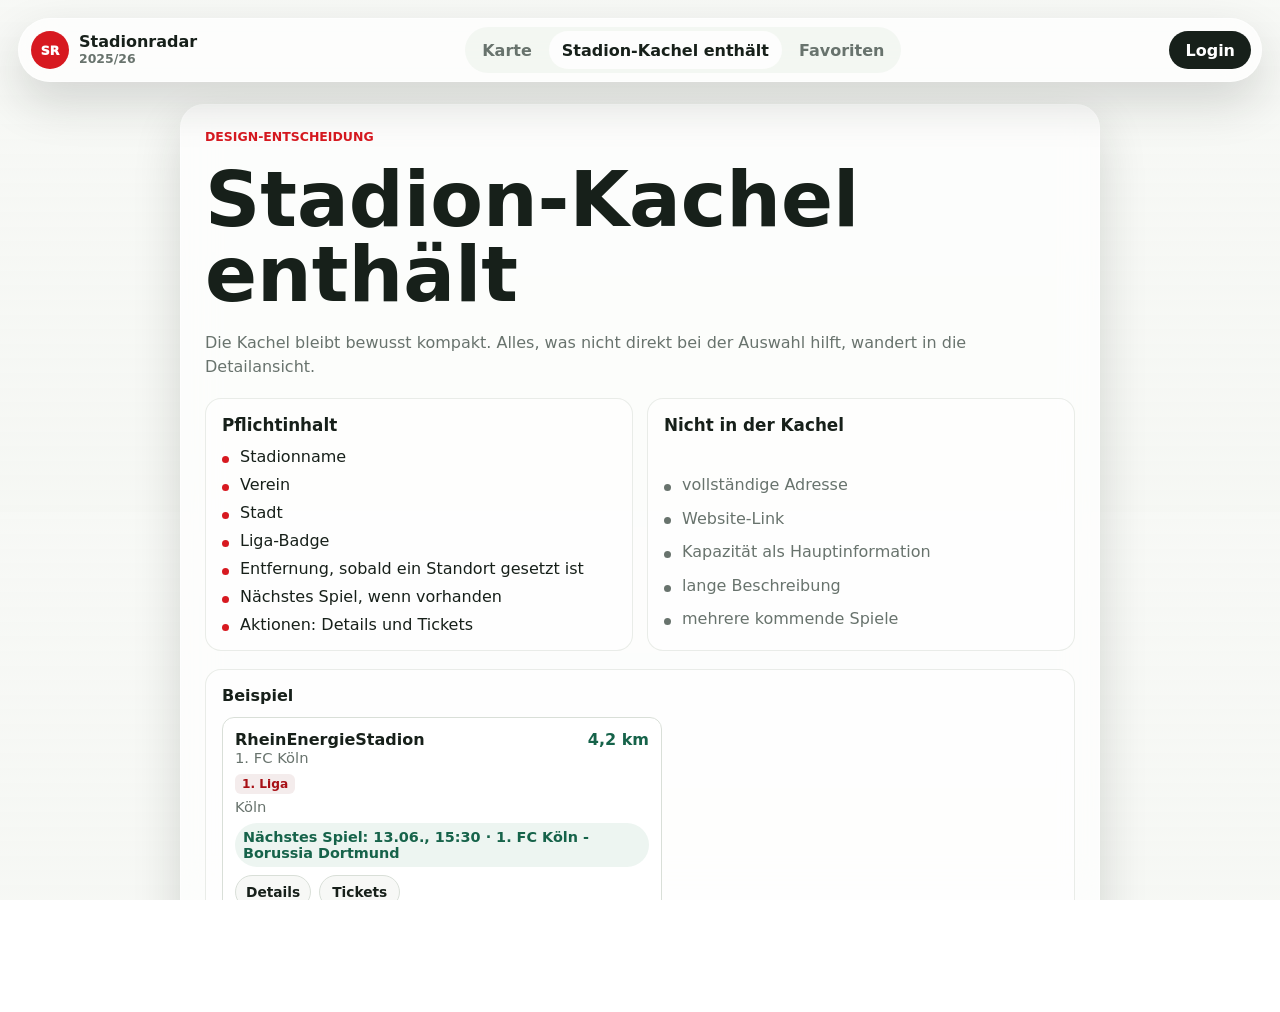
<file: stadion-kachel.html>
<!doctype html>
<html lang="de">
  <head>
    <meta charset="utf-8" />
    <meta name="viewport" content="width=device-width, initial-scale=1" />
    <title>Stadion-Kachel enthaelt · Stadionradar</title>
    <link rel="stylesheet" href="style.css" />
  </head>
  <body class="docs-page">
    <header class="topbar docs-topbar" aria-label="Hauptnavigation">
      <a class="brand" href="index.html" aria-label="Stadionradar Start">
        <span class="brand-mark">SR</span>
        <span>
          <strong>Stadionradar</strong>
          <small>2025/26</small>
        </span>
      </a>
      <nav class="topnav" aria-label="Navigation">
        <a class="topnav-link" href="index.html">Karte</a>
        <a class="topnav-link is-active" href="stadion-kachel.html">Stadion-Kachel enthält</a>
        <a class="topnav-link" href="#">Favoriten</a>
      </nav>
      <button class="login-button" type="button">Login</button>
    </header>

    <main class="docs-shell">
      <section class="docs-panel">
        <p class="eyebrow">Design-Entscheidung</p>
        <h1>Stadion-Kachel enthält</h1>
        <p class="intro">
          Die Kachel bleibt bewusst kompakt. Alles, was nicht direkt bei der Auswahl hilft, wandert in die Detailansicht.
        </p>

        <div class="docs-grid">
          <article class="docs-card">
            <h2>Pflichtinhalt</h2>
            <ul class="check-list">
              <li>Stadionname</li>
              <li>Verein</li>
              <li>Stadt</li>
              <li>Liga-Badge</li>
              <li>Entfernung, sobald ein Standort gesetzt ist</li>
              <li>Nächstes Spiel, wenn vorhanden</li>
              <li>Aktionen: Details und Tickets</li>
            </ul>
          </article>

          <article class="docs-card">
            <h2>Nicht in der Kachel</h2>
            <ul class="check-list muted-list">
              <li>vollständige Adresse</li>
              <li>Website-Link</li>
              <li>Kapazität als Hauptinformation</li>
              <li>lange Beschreibung</li>
              <li>mehrere kommende Spiele</li>
            </ul>
          </article>
        </div>

        <section class="example-section">
          <div class="section-heading">
            <h2>Beispiel</h2>
          </div>

          <article class="stadium-card example-card">
            <header>
              <div class="club-line">
                <h2>RheinEnergieStadion</h2>
                <div class="meta">1. FC Köln</div>
              </div>
              <span class="distance">4,2 km</span>
            </header>
            <div class="meta">
              <span class="league-badge">1. Liga</span>
              <span>Köln</span>
            </div>
            <div class="route-meta">Nächstes Spiel: 13.06., 15:30 · 1. FC Köln - Borussia Dortmund</div>
            <div class="card-actions">
              <button class="small-button" type="button">Details</button>
              <a class="text-link" href="#">Tickets</a>
            </div>
          </article>
        </section>
      </section>
    </main>
  </body>
</html>
</file>
<file: style.css>
:root {
  color-scheme: light;
  --bg: #f4f6f2;
  --surface: #ffffff;
  --ink: #17201a;
  --muted: #68736d;
  --line: #d9dfd8;
  --accent: #d71920;
  --accent-dark: #a70f15;
  --green: #16634a;
  --shadow: 0 18px 40px rgba(23, 32, 26, 0.12);
  --glass: rgba(255, 255, 255, 0.68);
  --glass-strong: rgba(255, 255, 255, 0.78);
  --glass-line: rgba(255, 255, 255, 0.56);
  --glass-shadow: 0 20px 48px rgba(23, 32, 26, 0.16);
}

* {
  box-sizing: border-box;
}

html,
body {
  height: 100%;
  overflow: hidden;
}

body {
  margin: 0;
  min-height: 100vh;
  background: var(--bg);
  color: var(--ink);
  font-family:
    Inter, ui-sans-serif, system-ui, -apple-system, BlinkMacSystemFont, "Segoe UI",
    sans-serif;
}

body.docs-page {
  min-height: 100%;
  overflow: auto;
  background:
    linear-gradient(rgba(244, 246, 242, 0.72), rgba(244, 246, 242, 0.86)),
    url("https://tile.openstreetmap.org/6/33/21.png");
  background-size: 512px 512px;
}

button,
input {
  font: inherit;
}

input {
  min-width: 0;
}

.topbar {
  position: fixed;
  top: 18px;
  left: 476px;
  right: 18px;
  z-index: 1000;
  display: flex;
  align-items: center;
  justify-content: space-between;
  gap: 14px;
  min-height: 58px;
  padding: 8px 10px 8px 12px;
  border: 1px solid var(--glass-line);
  border-radius: 999px;
  background: var(--glass);
  box-shadow: var(--glass-shadow);
  backdrop-filter: blur(18px) saturate(1.2);
}

.brand {
  display: inline-flex;
  align-items: center;
  min-width: 0;
  gap: 10px;
  color: var(--ink);
  text-decoration: none;
}

.brand-mark {
  display: grid;
  width: 38px;
  height: 38px;
  flex: 0 0 auto;
  place-items: center;
  border-radius: 999px;
  background: var(--accent);
  color: #fff;
  font-size: 0.78rem;
  font-weight: 950;
}

.brand span:last-child {
  display: grid;
  min-width: 0;
  gap: 1px;
}

.brand strong {
  line-height: 1;
}

.brand small {
  color: var(--muted);
  font-size: 0.78rem;
  font-weight: 850;
}

.topnav {
  display: flex;
  align-items: center;
  gap: 4px;
  padding: 4px;
  border-radius: 999px;
  background: rgba(238, 242, 237, 0.64);
}

.topnav-link,
.login-button {
  display: inline-grid;
  min-height: 38px;
  align-items: center;
  border-radius: 999px;
  font-weight: 900;
}

.topnav-link {
  padding: 0 13px;
  color: var(--muted);
  text-decoration: none;
  white-space: nowrap;
}

.topnav-link.is-active,
.topnav-link:hover {
  background: var(--glass-strong);
  color: var(--ink);
}

.login-button {
  padding: 0 16px;
  border: 0;
  background: var(--ink);
  color: #fff;
  cursor: pointer;
}

.login-button:hover {
  background: #2b362f;
}

.app-shell {
  position: relative;
  min-height: 100vh;
  overflow: hidden;
}

.docs-topbar {
  left: 18px;
}

.docs-shell {
  display: grid;
  min-height: 100vh;
  padding: 104px 18px 48px;
  place-items: start center;
}

.docs-panel {
  display: grid;
  width: min(920px, 100%);
  gap: 18px;
  padding: 24px;
  border: 1px solid var(--glass-line);
  border-radius: 24px;
  background: var(--glass);
  box-shadow: var(--glass-shadow);
  backdrop-filter: blur(18px) saturate(1.2);
}

.docs-panel h1 {
  font-size: clamp(2.4rem, 7vw, 4.8rem);
}

.docs-grid {
  display: grid;
  grid-template-columns: repeat(2, minmax(0, 1fr));
  gap: 14px;
}

.docs-card,
.example-section {
  display: grid;
  gap: 12px;
  padding: 16px;
  border: 1px solid rgba(217, 223, 216, 0.58);
  border-radius: 16px;
  background: rgba(255, 255, 255, 0.52);
}

.docs-card h2 {
  margin: 0;
  font-size: 1.05rem;
}

.check-list {
  display: grid;
  gap: 9px;
  margin: 0;
  padding: 0;
  list-style: none;
  color: var(--ink);
}

.check-list li {
  padding-left: 18px;
  position: relative;
}

.check-list li::before {
  position: absolute;
  left: 0;
  content: "";
  width: 7px;
  height: 7px;
  margin-top: 0.55em;
  border-radius: 999px;
  background: var(--accent);
}

.muted-list {
  color: var(--muted);
}

.muted-list li::before {
  background: var(--muted);
}

.example-card {
  max-width: 440px;
}

.panel {
  position: absolute;
  top: 18px;
  bottom: 18px;
  left: 18px;
  z-index: 900;
  display: flex;
  flex-direction: column;
  gap: 10px;
  width: min(440px, calc(100vw - 36px));
  padding: 18px;
  background: var(--glass);
  border: 1px solid var(--glass-line);
  border-radius: 18px;
  box-shadow: var(--glass-shadow);
  backdrop-filter: blur(18px) saturate(1.2);
  overflow: auto;
  overscroll-behavior: contain;
  scrollbar-width: none;
}

.panel::-webkit-scrollbar {
  display: none;
}

.panel-header {
  display: flex;
  align-items: start;
  justify-content: space-between;
  gap: 14px;
  padding: 2px 2px 4px;
}

.panel-header h1 {
  margin: 0;
  font-size: 2rem;
  line-height: 0.98;
  letter-spacing: 0;
}

.panel-badge {
  display: inline-grid;
  min-height: 30px;
  align-items: center;
  padding: 0 10px;
  border: 1px solid var(--line);
  border-radius: 999px;
  background: rgba(247, 248, 246, 0.66);
  color: var(--green);
  font-size: 0.78rem;
  font-weight: 900;
}

.search-block,
.filter-drawer {
  display: grid;
  gap: 10px;
  padding: 12px;
  border: 1px solid rgba(217, 223, 216, 0.58);
  border-radius: 14px;
  background: rgba(255, 255, 255, 0.46);
}

.filter-drawer summary {
  display: flex;
  align-items: center;
  justify-content: space-between;
  gap: 12px;
  cursor: pointer;
  color: var(--ink);
  font-size: 1rem;
  font-weight: 900;
  list-style: none;
}

.filter-drawer summary::-webkit-details-marker {
  display: none;
}

.filter-drawer summary::after {
  content: "";
  flex: 0 0 auto;
  width: 9px;
  height: 9px;
  border-right: 2px solid var(--muted);
  border-bottom: 2px solid var(--muted);
  transform: rotate(45deg);
  transition: transform 160ms ease;
}

.filter-drawer[open] summary::after {
  transform: rotate(225deg);
}

.filter-drawer[open] summary {
  margin-bottom: 10px;
}

.eyebrow {
  margin: 0;
  color: var(--accent);
  font-size: 0.78rem;
  font-weight: 800;
  letter-spacing: 0;
  text-transform: uppercase;
}

h1 {
  margin: 0;
  font-size: 2rem;
  line-height: 0.98;
  letter-spacing: 0;
}

.intro {
  margin: 0;
  color: var(--muted);
  line-height: 1.55;
}

.actions {
  display: grid;
  grid-template-columns: 1fr 1fr;
  gap: 8px;
}

.league-filter {
  display: grid;
  grid-template-columns: repeat(4, 1fr);
  gap: 6px;
  padding: 4px;
  border: 1px solid rgba(217, 223, 216, 0.58);
  border-radius: 999px;
  background: rgba(238, 242, 237, 0.64);
}

.league-button {
  min-height: 36px;
  border: 0;
  border-radius: 999px;
  background: transparent;
  color: var(--muted);
  cursor: pointer;
  font-weight: 850;
}

.league-button:hover,
.league-button.is-active {
  background: var(--glass-strong);
  color: var(--ink);
  box-shadow: 0 4px 12px rgba(23, 32, 26, 0.08);
}

.address-form {
  display: grid;
  gap: 8px;
}

.address-form label,
.date-panel label {
  color: var(--muted);
  font-size: 0.92rem;
  font-weight: 750;
}

.filter-grid {
  display: grid;
  gap: 12px;
}

.address-row {
  position: relative;
  display: grid;
  grid-template-columns: minmax(0, 1fr) auto;
  gap: 10px;
}

.address-row input {
  min-height: 44px;
  width: 100%;
  padding: 0 12px;
  border: 1px solid var(--line);
  border-radius: 999px;
  background: var(--glass-strong);
  color: var(--ink);
}

.address-row input:focus {
  border-color: rgba(215, 25, 32, 0.65);
  box-shadow: 0 0 0 3px rgba(215, 25, 32, 0.12);
  outline: none;
}

.suggestions {
  position: absolute;
  top: calc(100% + 6px);
  left: 0;
  right: 94px;
  z-index: 1000;
  display: none;
  max-height: 260px;
  overflow: auto;
  border: 1px solid var(--line);
  border-radius: 8px;
  background: var(--glass-strong);
  box-shadow: var(--shadow);
}

.suggestions.is-open {
  display: grid;
}

.suggestion-option {
  display: grid;
  grid-template-columns: auto minmax(0, 1fr);
  gap: 10px;
  align-items: start;
  width: 100%;
  padding: 10px 12px;
  border: 0;
  border-bottom: 1px solid var(--line);
  border-radius: 0;
  background: rgba(255, 255, 255, 0.74);
  color: var(--ink);
  cursor: pointer;
  font: inherit;
  font-size: 0.92rem;
  line-height: 1.35;
  text-align: left;
}

.suggestion-kind {
  min-width: 58px;
  padding: 3px 6px;
  border-radius: 6px;
  background: #edf5f1;
  color: var(--green);
  font-size: 0.72rem;
  font-weight: 900;
  text-align: center;
}

.suggestion-text {
  display: grid;
  min-width: 0;
  gap: 2px;
}

.suggestion-text strong,
.suggestion-text small {
  overflow-wrap: anywhere;
}

.suggestion-text strong {
  color: var(--ink);
  font-size: 0.92rem;
}

.suggestion-text small {
  color: var(--muted);
  font-size: 0.8rem;
}

.suggestion-option:last-child {
  border-bottom: 0;
}

.suggestion-option:hover,
.suggestion-option.is-active {
  background: #eef2ed;
}

.date-panel {
  display: grid;
  gap: 8px;
}

.date-row {
  display: grid;
  grid-template-columns: minmax(0, 1fr) auto;
  gap: 10px;
}

.date-row input {
  min-height: 44px;
  width: 100%;
  padding: 0 12px;
  border: 1px solid var(--line);
  border-radius: 999px;
  background: var(--glass-strong);
  color: var(--ink);
}

.section-heading {
  display: flex;
  align-items: center;
  justify-content: space-between;
  gap: 12px;
}

.section-heading h2 {
  margin: 0;
  font-size: 1rem;
}

.section-heading span {
  min-width: 30px;
  padding: 4px 8px;
  border-radius: 999px;
  background: #edf5f1;
  color: var(--green);
  font-size: 0.8rem;
  font-weight: 900;
  text-align: center;
}

.match-section {
  display: grid;
  gap: 10px;
}

.match-list {
  display: grid;
  gap: 8px;
  margin: 0;
  padding: 0;
  list-style: none;
}

.match-card {
  display: grid;
  gap: 8px;
  padding: 12px;
  border: 1px solid var(--line);
  border-radius: 12px;
  background: rgba(255, 255, 255, 0.68);
}

.match-card header {
  display: flex;
  justify-content: space-between;
  gap: 12px;
}

.match-title {
  min-width: 0;
  color: var(--ink);
  font-weight: 900;
  overflow-wrap: anywhere;
}

.match-date {
  flex: 0 0 auto;
  color: var(--accent-dark);
  font-weight: 900;
}

.match-meta {
  display: flex;
  flex-wrap: wrap;
  gap: 6px 10px;
  color: var(--muted);
  font-size: 0.88rem;
}

.match-actions {
  display: flex;
  flex-wrap: wrap;
  gap: 8px;
}

.text-link {
  color: var(--accent-dark);
  font-weight: 850;
  text-decoration: none;
}

.text-link:hover {
  text-decoration: underline;
}

.location-panel {
  display: grid;
  gap: 5px;
  padding: 10px 12px;
  border: 0;
  border-radius: 10px;
  background: rgba(242, 245, 241, 0.62);
}

.location-label {
  color: var(--muted);
  font-size: 0.78rem;
  font-weight: 850;
  letter-spacing: 0;
  text-transform: uppercase;
}

.location-panel strong {
  color: var(--ink);
  font-size: 0.95rem;
  line-height: 1.35;
  overflow-wrap: anywhere;
}

.primary-button,
.ghost-button {
  min-height: 42px;
  border-radius: 999px;
  border: 1px solid transparent;
  cursor: pointer;
  font-weight: 800;
}

.primary-button {
  background: var(--accent);
  color: #fff;
  box-shadow: 0 10px 22px rgba(215, 25, 32, 0.2);
}

.primary-button:hover {
  background: var(--accent-dark);
}

.ghost-button {
  background: rgba(247, 248, 246, 0.72);
  color: var(--ink);
  border-color: var(--line);
}

.ghost-button:hover {
  background: rgba(238, 242, 237, 0.82);
}

.control {
  display: grid;
  gap: 10px;
  color: var(--muted);
  padding: 2px 0 0;
}

.control span {
  display: flex;
  align-items: center;
  justify-content: space-between;
  gap: 12px;
}

.control strong {
  color: var(--ink);
}

input[type="range"] {
  width: 100%;
  accent-color: var(--accent);
}

.status {
  min-height: 0;
  padding: 3px 2px;
  border: 0;
  border-radius: 0;
  background: transparent;
  color: var(--muted);
  font-size: 0.84rem;
  line-height: 1.35;
}

.result-tabs {
  display: grid;
  grid-template-columns: 1fr 1fr;
  gap: 4px;
  padding: 4px;
  border: 1px solid rgba(217, 223, 216, 0.58);
  border-radius: 999px;
  background: rgba(238, 242, 237, 0.64);
}

.result-tab {
  min-height: 38px;
  border: 0;
  border-radius: 999px;
  background: transparent;
  color: var(--muted);
  cursor: pointer;
  font-weight: 900;
}

.result-tab.is-active {
  background: var(--glass-strong);
  color: var(--ink);
  box-shadow: 0 4px 12px rgba(23, 32, 26, 0.08);
}

.result-tab span {
  display: inline-grid;
  min-width: 24px;
  min-height: 22px;
  margin-left: 6px;
  place-items: center;
  border-radius: 999px;
  background: #edf5f1;
  color: var(--green);
  font-size: 0.78rem;
}

.result-panel {
  display: none;
}

.result-panel.is-active {
  display: grid;
}

.stadium-list {
  display: grid;
  gap: 10px;
  margin: 0;
  padding: 0;
  list-style: none;
}

.stadium-card {
  display: grid;
  gap: 8px;
  padding: 12px;
  border: 1px solid var(--line);
  border-radius: 12px;
  background: rgba(255, 255, 255, 0.72);
  cursor: pointer;
  transition:
    border-color 160ms ease,
    box-shadow 160ms ease,
    transform 160ms ease;
}

.stadium-card:hover,
.stadium-card:focus-within {
  border-color: rgba(215, 25, 32, 0.45);
  box-shadow: 0 8px 18px rgba(23, 32, 26, 0.07);
}

.stadium-card.is-hidden {
  display: none;
}

.stadium-card header {
  display: flex;
  justify-content: space-between;
  gap: 12px;
}

.club-line {
  min-width: 0;
}

.stadium-card h2 {
  margin: 0;
  font-size: 1rem;
  letter-spacing: 0;
}

.distance {
  flex: 0 0 auto;
  color: var(--green);
  font-weight: 900;
}

.meta {
  display: grid;
  gap: 4px;
  color: var(--muted);
  font-size: 0.92rem;
}

.league-badge {
  width: fit-content;
  padding: 3px 7px;
  border-radius: 6px;
  background: #f4ecec;
  color: var(--accent-dark);
  font-size: 0.76rem;
  font-weight: 900;
}

.route-meta {
  width: fit-content;
  padding: 6px 8px;
  border-radius: 999px;
  background: #edf5f1;
  color: var(--green);
  font-size: 0.9rem;
  font-weight: 850;
}

.card-actions {
  display: flex;
  flex-wrap: wrap;
  gap: 8px;
}

.small-button {
  min-height: 34px;
  padding: 0 10px;
  border: 1px solid var(--line);
  border-radius: 999px;
  background: #f7f8f6;
  color: var(--ink);
  cursor: pointer;
  font-size: 0.86rem;
  font-weight: 850;
}

.small-button:hover {
  background: #eef2ed;
}

.map-wrap {
  position: relative;
  height: 100vh;
  min-height: 100vh;
  overflow: hidden;
}

#map {
  position: absolute;
  inset: 0;
  width: 100%;
  height: 100%;
  z-index: 0;
}

.leaflet-left {
  left: calc(min(440px, calc(100vw - 36px)) + 32px);
}

.leaflet-top {
  top: 90px;
}

.leaflet-control-zoom {
  border: 0 !important;
  border-radius: 14px;
  overflow: hidden;
  box-shadow: 0 12px 28px rgba(23, 32, 26, 0.16);
}

.leaflet-control-zoom a {
  border: 0 !important;
}

.leaflet-popup-content {
  margin: 14px 16px;
  line-height: 1.35;
}

.leaflet-popup-content-wrapper {
  border-radius: 16px;
  box-shadow: 0 16px 34px rgba(23, 32, 26, 0.18);
}

.leaflet-popup-tip {
  box-shadow: 0 8px 18px rgba(23, 32, 26, 0.12);
}

.popup-title {
  margin: 0 0 5px;
  font-weight: 900;
}

.popup-meta {
  margin: 0;
  color: #4e5a54;
}

.popup-actions {
  display: flex;
  flex-wrap: wrap;
  gap: 10px;
  margin: 10px 0 0;
}

.popup-actions .text-link,
.match-actions .text-link,
.card-actions .text-link {
  display: inline-grid;
  min-height: 34px;
  align-items: center;
  padding: 0 12px;
  border: 1px solid var(--line);
  border-radius: 999px;
  background: #f7f8f6;
  color: var(--ink);
  font-size: 0.86rem;
  font-weight: 850;
  text-decoration: none;
}

.popup-actions .text-link:hover,
.match-actions .text-link:hover,
.card-actions .text-link:hover {
  background: #eef2ed;
  text-decoration: none;
}

.detail-drawer {
  position: fixed;
  top: 18px;
  right: 18px;
  z-index: 1200;
  display: none;
  width: min(420px, calc(100vw - 36px));
  max-height: calc(100vh - 36px);
  overflow: auto;
  border: 1px solid var(--line);
  border-radius: 18px;
  background: #fff;
  box-shadow: var(--shadow);
}

.detail-drawer.is-open {
  display: block;
}

.detail-close {
  position: sticky;
  top: 10px;
  left: calc(100% - 44px);
  z-index: 1;
  display: grid;
  width: 34px;
  height: 34px;
  margin: 10px 10px 0 auto;
  place-items: center;
  border: 1px solid var(--line);
  border-radius: 999px;
  background: #fff;
  color: var(--ink);
  cursor: pointer;
  font-size: 1.2rem;
  font-weight: 900;
}

.detail-content {
  display: grid;
  gap: 16px;
  padding: 0 18px 20px;
}

.detail-hero {
  display: grid;
  min-height: 145px;
  align-content: end;
  padding: 16px;
  border-radius: 16px;
  background:
    linear-gradient(135deg, rgba(22, 99, 74, 0.88), rgba(215, 25, 32, 0.76)),
    radial-gradient(circle at 20% 20%, rgba(255, 255, 255, 0.32), transparent 28%),
    #31443b;
  color: #fff;
}

.detail-hero h2 {
  margin: 0;
  font-size: 1.45rem;
}

.detail-hero p {
  margin: 4px 0 0;
  opacity: 0.9;
}

.detail-grid {
  display: grid;
  gap: 10px;
}

.detail-row {
  display: grid;
  gap: 3px;
  padding-bottom: 10px;
  border-bottom: 1px solid var(--line);
}

.detail-row span {
  color: var(--muted);
  font-size: 0.78rem;
  font-weight: 850;
  text-transform: uppercase;
}

.detail-row strong {
  color: var(--ink);
  font-size: 0.95rem;
}

.detail-actions {
  display: flex;
  flex-wrap: wrap;
  gap: 8px;
}

.detail-actions a {
  display: inline-grid;
  min-height: 38px;
  align-items: center;
  padding: 0 12px;
  border: 1px solid var(--line);
  border-radius: 999px;
  background: #f7f8f6;
  color: var(--ink);
  font-weight: 850;
  text-decoration: none;
}

.detail-actions a:first-child {
  border-color: var(--line);
  background: #f7f8f6;
  color: var(--ink);
}

.detail-actions a:hover {
  background: #eef2ed;
}

.stadium-marker,
.user-marker {
  display: grid;
  place-items: center;
  border-radius: 999px;
}

.stadium-marker span {
  display: grid;
  width: 22px;
  height: 22px;
  place-items: center;
  border: 2px solid #fff;
  border-radius: 999px;
  background: var(--accent);
  color: var(--accent);
  box-shadow: var(--shadow);
}

.user-marker span {
  display: grid;
  width: 24px;
  height: 24px;
  place-items: center;
  border: 2px solid #fff;
  border-radius: 999px;
  background: var(--green);
  color: var(--green);
  box-shadow: var(--shadow);
}

@media (max-width: 900px) {
  .topbar {
    top: auto;
    right: 12px;
    bottom: 12px;
    left: 12px;
    min-height: 56px;
  }

  .topnav {
    display: none;
  }

  .docs-topbar {
    top: 12px;
    bottom: auto;
    left: 12px;
  }

  .docs-shell {
    padding-top: 92px;
    padding-bottom: 24px;
  }

  .docs-grid {
    grid-template-columns: 1fr;
  }

  .app-shell {
    min-height: 100vh;
  }

  .panel {
    top: 12px;
    right: 12px;
    bottom: auto;
    left: 12px;
    width: auto;
    max-height: 48vh;
  }

  .leaflet-left {
    left: 12px;
  }

  .leaflet-top {
    top: calc(48vh + 28px);
  }

  .map-wrap {
    height: 100vh;
    min-height: 100vh;
  }
}

@media (max-width: 520px) {
  .brand small {
    display: none;
  }

  .login-button {
    padding: 0 14px;
  }

  .panel {
    padding: 14px;
  }

  .actions {
    grid-template-columns: 1fr;
  }

  .league-filter {
    grid-template-columns: repeat(2, 1fr);
  }

  .address-row {
    grid-template-columns: 1fr;
  }

  .suggestions {
    right: 0;
  }

  .stadium-card header {
    display: grid;
  }

  .date-row {
    grid-template-columns: 1fr;
  }

  .detail-drawer {
    top: auto;
    right: 0;
    bottom: 0;
    left: 0;
    width: 100%;
    max-height: 82vh;
    border-right: 0;
    border-bottom: 0;
    border-left: 0;
    border-radius: 8px 8px 0 0;
  }
}
</file>
